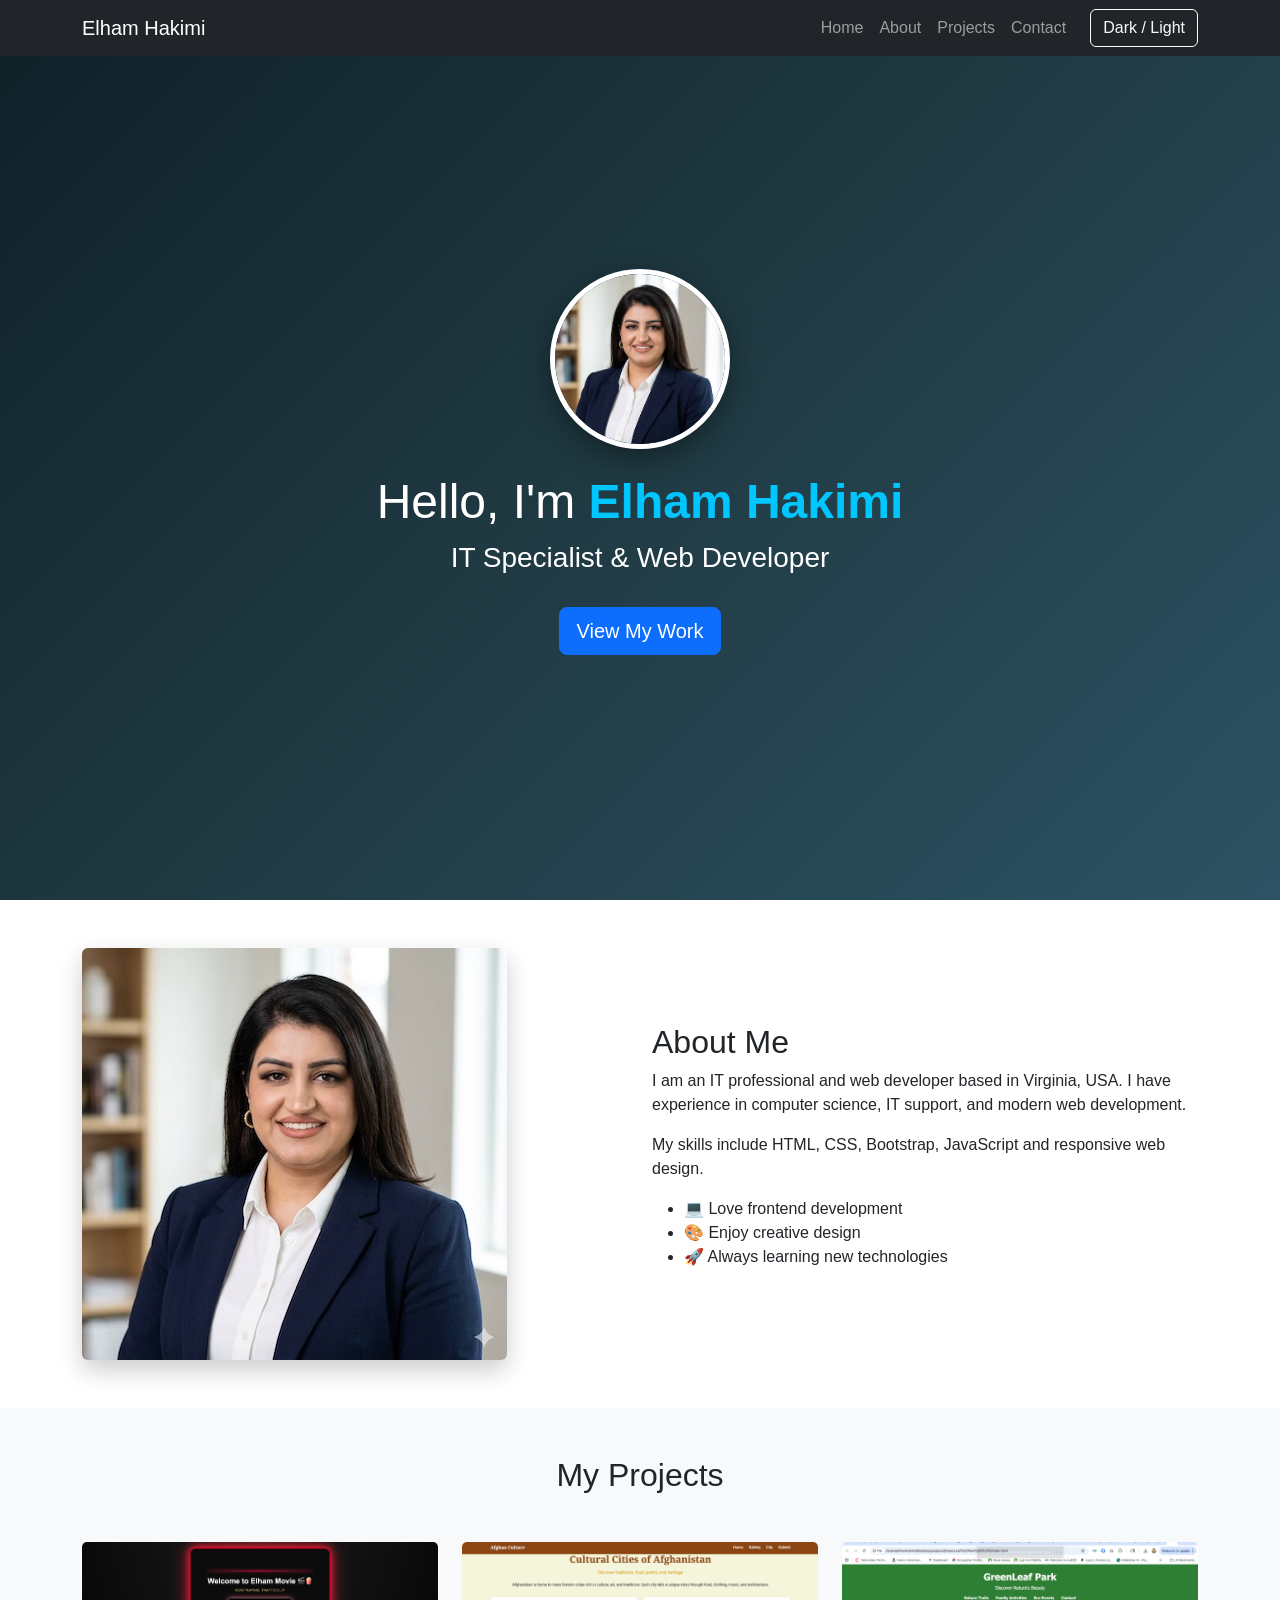
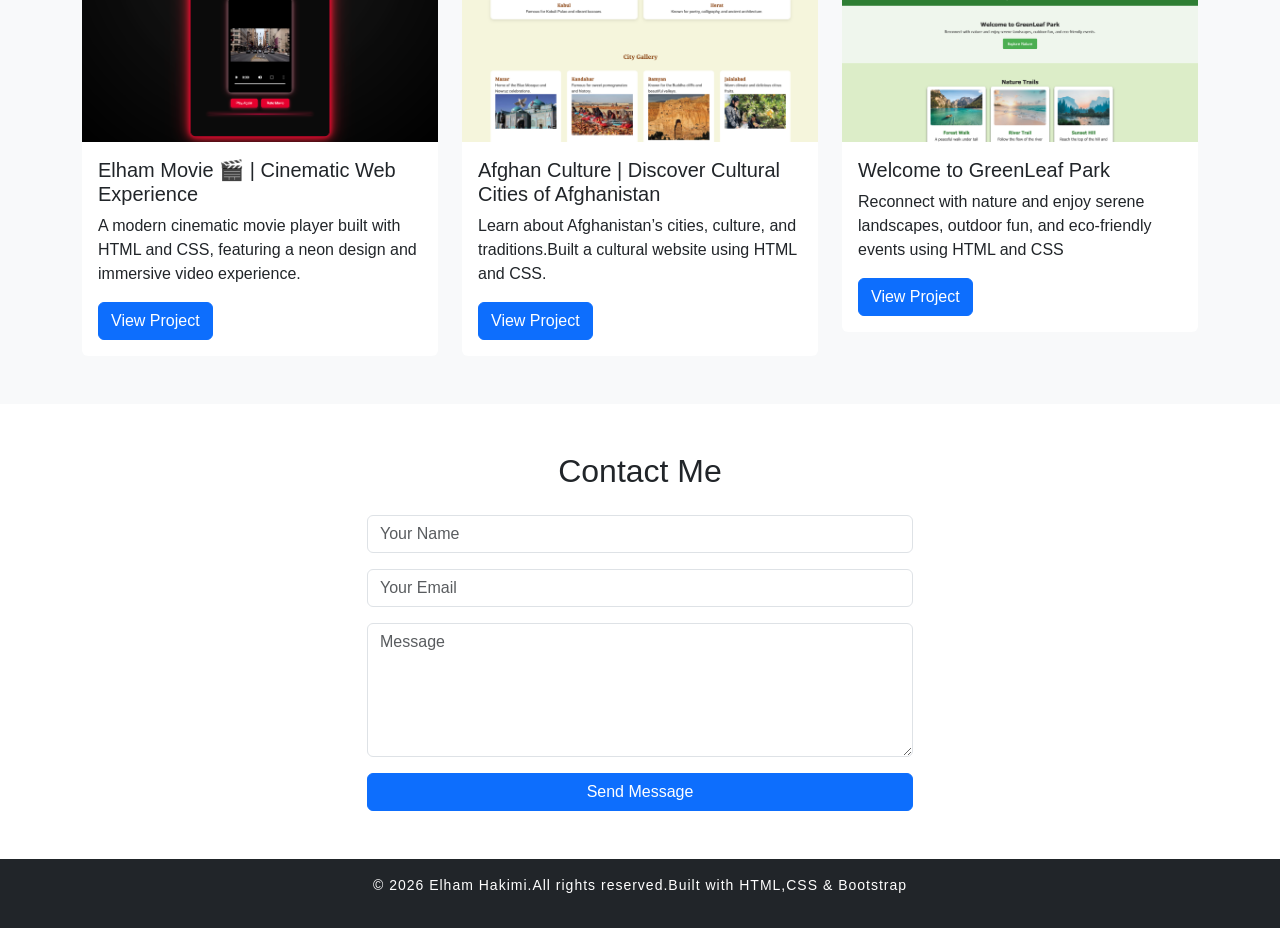
<file: index.html>
<!DOCTYPE html>
<html lang="en">
<head>
<meta charset="UTF-8">
<meta name="viewport" content="width=device-width, initial-scale=1.0">

<title>Elham Hakimi | Portfolio</title>

<!-- Bootstrap -->
<link href="https://cdn.jsdelivr.net/npm/bootstrap@5.3.2/dist/css/bootstrap.min.css" rel="stylesheet">

<!-- CSS -->
<link rel="stylesheet" href="css/style.css">
<script>

function toggleMode(){
document.body.classList.toggle("dark-mode");
}

</script>
</head>

<body>

<!-- Navbar -->
<nav class="navbar navbar-expand-lg navbar-dark bg-dark fixed-top">
<div class="container">

<a class="navbar-brand" href="#">Elham Hakimi</a>

<button class="navbar-toggler" data-bs-toggle="collapse" data-bs-target="#menu">
<span class="navbar-toggler-icon"></span>
</button>

<div class="collapse navbar-collapse" id="menu">
<ul class="navbar-nav ms-auto">

<li class="nav-item">
<a class="nav-link" href="#home">Home</a>
</li>

<li class="nav-item">
<a class="nav-link" href="#about">About</a>
</li>

<li class="nav-item">
<a class="nav-link" href="#projects">Projects</a>
</li>

<li class="nav-item">
<a class="nav-link" href="#contact">Contact</a>
</li>

</ul>
<button onclick="toggleMode()" class="btn btn-outline-light ms-3">
Dark / Light
</button>
</div>

</div>
</nav>

<!-- Hero Section -->
<section id="home" class="hero d-flex align-items-center">

<div class="container text-center">


<!-- Profile Photo -->
<img src="img/profile.jpg" alt="Elham Hakimi" class="hero-img my-4">

<h1>Hello, I'm <span>Elham Hakimi</span></h1>
<h3>IT Specialist & Web Developer</h3>

<p>
</p>

<a href="#projects" class="btn btn-primary btn-lg mt-3">
View My Work
</a>

</div>

</section>


<!-- About -->
<section id="about" class="py-5">

<div class="container">

<div class="row align-items-center">

<div class="col-md-6">
<img src="img/profile.jpg" class="img-fluid rounded">
</div>

<div class="col-md-6">

<h2>About Me</h2>

<p>
I am an IT professional and web developer based in Virginia, USA.
I have experience in computer science, IT support, and modern web development.
</p>

<p>
My skills include HTML, CSS, Bootstrap, JavaScript and responsive web design.
</p>
  <ul>
          <li>💻 Love frontend development</li>
          <li>🎨 Enjoy creative design</li>
          <li>🚀 Always learning new technologies</li>
        </ul>
</div>

</div>

</div>

</section>



<!-- Projects -->
<section id="projects" class="bg-light py-5">

<div class="container">

<h2 class="text-center mb-5">My Projects</h2>

<div class="row g-4">

<div class="col-md-4">
<div class="card project-card">

<img src="img/Project1.jpg" class="card-img-top">

<div class="card-body">
<h5 class="card-title">Elham Movie 🎬 | Cinematic Web Experience</h5>
<p class="card-text">A modern cinematic movie player built with HTML and CSS, featuring a neon design and immersive video experience.</p>
<a href="projects/Project1/index.html" class="btn btn-primary" target="_blank">
View Project
</a>
</div>

</div>
</div>


<div class="col-md-4">
<div class="card project-card">

<img src="img/project2.jpg" class="card-img-top">

<div class="card-body">
<h5 class="card-title">Afghan Culture | Discover Cultural Cities of Afghanistan</h5>
<p class="card-text">Learn about Afghanistan’s cities, culture, and traditions.Built a cultural website using HTML and CSS.</p>
<a href="projects/Project2/index.html" class="btn btn-primary" target="_blank">
View Project
</a></div>

</div>
</div>


<div class="col-md-4">
<div class="card project-card">

<img src="img/project3.jpg" class="card-img-top">

<div class="card-body">
<h5 class="card-title">Welcome to GreenLeaf Park</h5>
<p class="card-text"> Reconnect with nature and enjoy serene landscapes, outdoor fun,
    and eco-friendly events using HTML and CSS</p>
<a href="projects/Project3/index.html" class="btn btn-primary" target="_blank">
View Project
</a>
</div>

</div>
</div>

</div>

</div>

</section>



<!-- Contact -->
<section id="contact" class="py-5">

<div class="container">

<h2 class="text-center mb-4">Contact Me</h2>

<div class="row justify-content-center">

<div class="col-md-6">

<form>

<input type="text" class="form-control mb-3" placeholder="Your Name">

<input type="email" class="form-control mb-3" placeholder="Your Email">

<textarea class="form-control mb-3" rows="5" placeholder="Message"></textarea>

<button class="btn btn-primary w-100">
Send Message
</button>

</form>

</div>

</div>

</div>

</section>



<!-- Footer -->
<footer class="bg-dark text-white text-center p-3">

<p>© 2026 Elham Hakimi.All rights reserved.Built with HTML,CSS & Bootstrap

</p>

</footer>



<script src="https://cdn.jsdelivr.net/npm/bootstrap@5.3.2/dist/js/bootstrap.bundle.min.js"></script>

<script>
function toggleMode(){
document.body.classList.toggle("dark-mode");
}
</script>
</body>
</html>
</file>
<file: css/style.css>
/* RESET */

*{
margin:0;
padding:0;
box-sizing:border-box;
font-family:Arial, Helvetica, sans-serif;
scroll-behavior:smooth;
}


/* HERO SECTION */

.hero{
min-height:100vh;
display:flex;
align-items:center;
background:linear-gradient(135deg,#0f2027,#203a43,#2c5364);
color:white;
text-align:center;
}

.hero span{
color:#00c6ff;
font-weight:bold;
}

.hero h1{
font-size:48px;
margin-bottom:10px;
}

.hero h3{
margin-bottom:15px;
font-weight:400;
}


/* PROFILE IMAGE */

.hero-img{
width:180px;
height:180px;
object-fit:cover;
border-radius:50%;
border:5px solid white;
box-shadow:0 10px 30px rgba(0,0,0,0.4);
}


/* ABOUT SECTION */

#about img{
box-shadow:0 10px 25px rgba(0,0,0,0.2);
}


/* PROJECT CARDS */

.project-card{
transition:transform 0.3s;
border:none;
}

.project-card:hover{
transform:translateY(-10px);
box-shadow:0 10px 30px rgba(0,0,0,0.2);
}

.card-img-top{
height:200px;
object-fit:cover;
}


/* CONTACT FORM */

form input,
form textarea{
border-radius:8px;
}

form button{
font-weight:bold;
}


/* FOOTER */

footer{
font-size:14px;
letter-spacing:1px;
}


/* DARK MODE */

.dark-mode{
background:#121212;
color:white;
}

.dark-mode .hero{
background:#0d1117;
}

.dark-mode .navbar{
background:black !important;
}

.dark-mode .card{
background:#1e1e1e;
color:white;
}

.dark-mode .bg-light{
background:#1a1a1a !important;
}

.dark-mode footer{
background:black;
}


/* RESPONSIVE DESIGN */

@media (max-width:768px){

.hero h1{
font-size:32px;
}

.hero-img{
width:140px;
height:140px;
}

}
</file>
